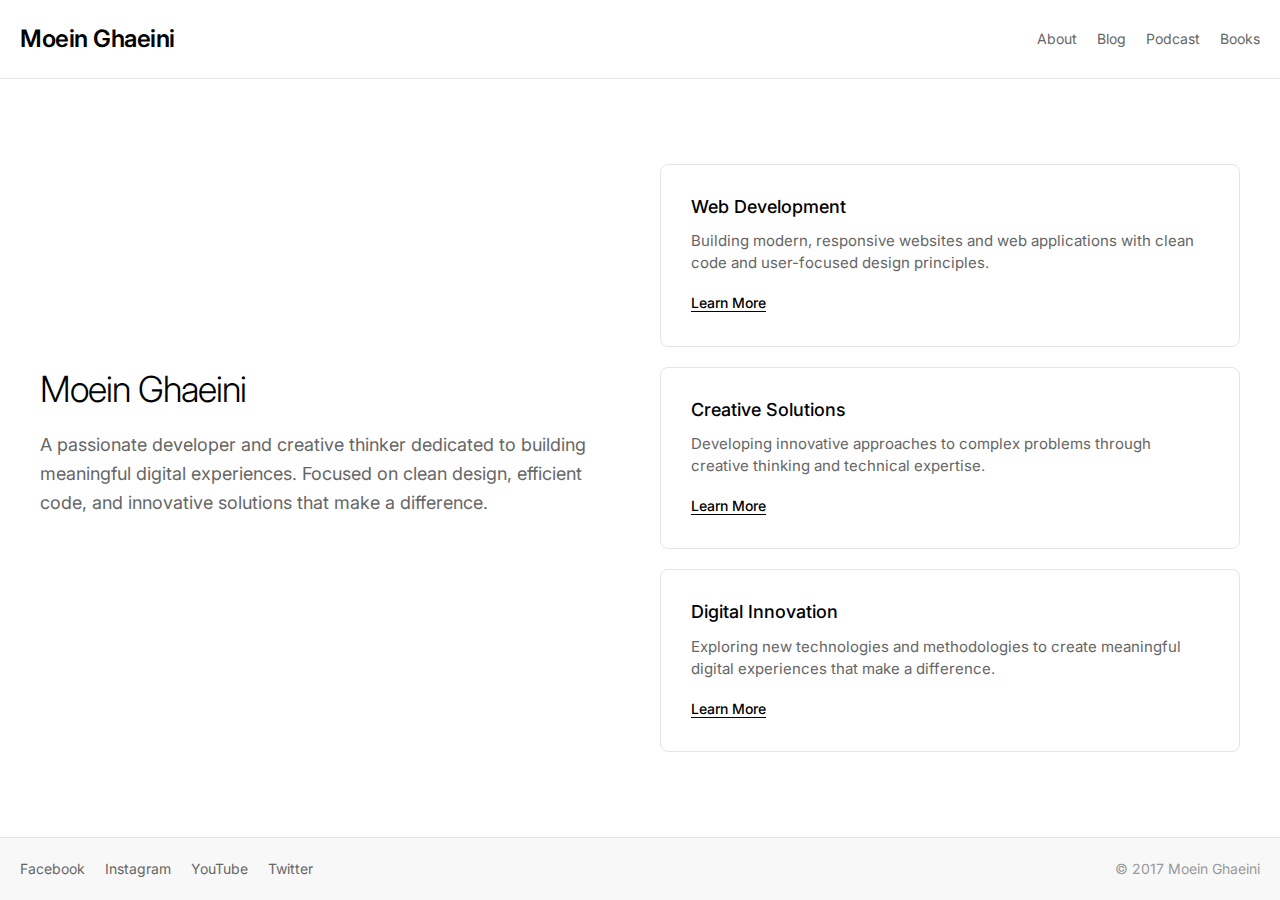
<file: index.html>
<!DOCTYPE html>
<html lang="en">
<head>
    <meta charset="UTF-8">
    <meta name="viewport" content="width=device-width, initial-scale=1.0">
    <title>Moein Ghaeini</title>
    <link rel="stylesheet" href="styles.css">
    <link href="https://fonts.googleapis.com/css2?family=Inter:wght@300;400;500;600;700&display=swap" rel="stylesheet">
</head>
<body>
    <div class="page-container">
        <!-- Header -->
        <header class="header">
            <div class="logo">
                <h1>Moein Ghaeini</h1>
            </div>
            <nav class="nav">
                <ul class="nav-list">
                    <li><a href="about.html">About</a></li>
                    <li><a href="blog.html">Blog</a></li>
                    <li><a href="podcast.html">Podcast</a></li>
                    <li><a href="books.html">Books</a></li>
                </ul>
            </nav>
        </header>

        <!-- Main Content -->
        <main class="main">
            <div class="content-wrapper">
                <!-- Hero Section -->
                <section class="hero">
                    <h2 class="hero-title">Moein Ghaeini</h2>
                    <p class="hero-subtitle">A passionate developer and creative thinker dedicated to building meaningful digital experiences. Focused on clean design, efficient code, and innovative solutions that make a difference.</p>
                </section>

                <!-- Content Grid -->
                <section class="content-grid">
                    <article class="content-item">
                        <h4 class="content-title">Web Development</h4>
                        <p class="content-excerpt">Building modern, responsive websites and web applications with clean code and user-focused design principles.</p>
                        <a href="#" class="read-more">Learn More</a>
                    </article>
                    
                    <article class="content-item">
                        <h4 class="content-title">Creative Solutions</h4>
                        <p class="content-excerpt">Developing innovative approaches to complex problems through creative thinking and technical expertise.</p>
                        <a href="#" class="read-more">Learn More</a>
                    </article>
                    
                    <article class="content-item">
                        <h4 class="content-title">Digital Innovation</h4>
                        <p class="content-excerpt">Exploring new technologies and methodologies to create meaningful digital experiences that make a difference.</p>
                        <a href="#" class="read-more">Learn More</a>
                    </article>
                </section>

            </div>
        </main>

        <!-- Footer -->
        <footer class="footer">
            <div class="social-links">
                <a href="https://facebook.com/moeinghaeini" class="social-link">Facebook</a>
                <a href="https://instagram.com/themoeinghaeini" class="social-link">Instagram</a>
                <a href="https://youtube.com/moeinghaeini" class="social-link">YouTube</a>
                <a href="https://twitter.com/moeinghaeini" class="social-link">Twitter</a>
            </div>
            <p class="copyright">&copy; 2017 Moein Ghaeini</p>
        </footer>
    </div>
    
    <script src="script.js"></script>
</body>
</html>
</file>
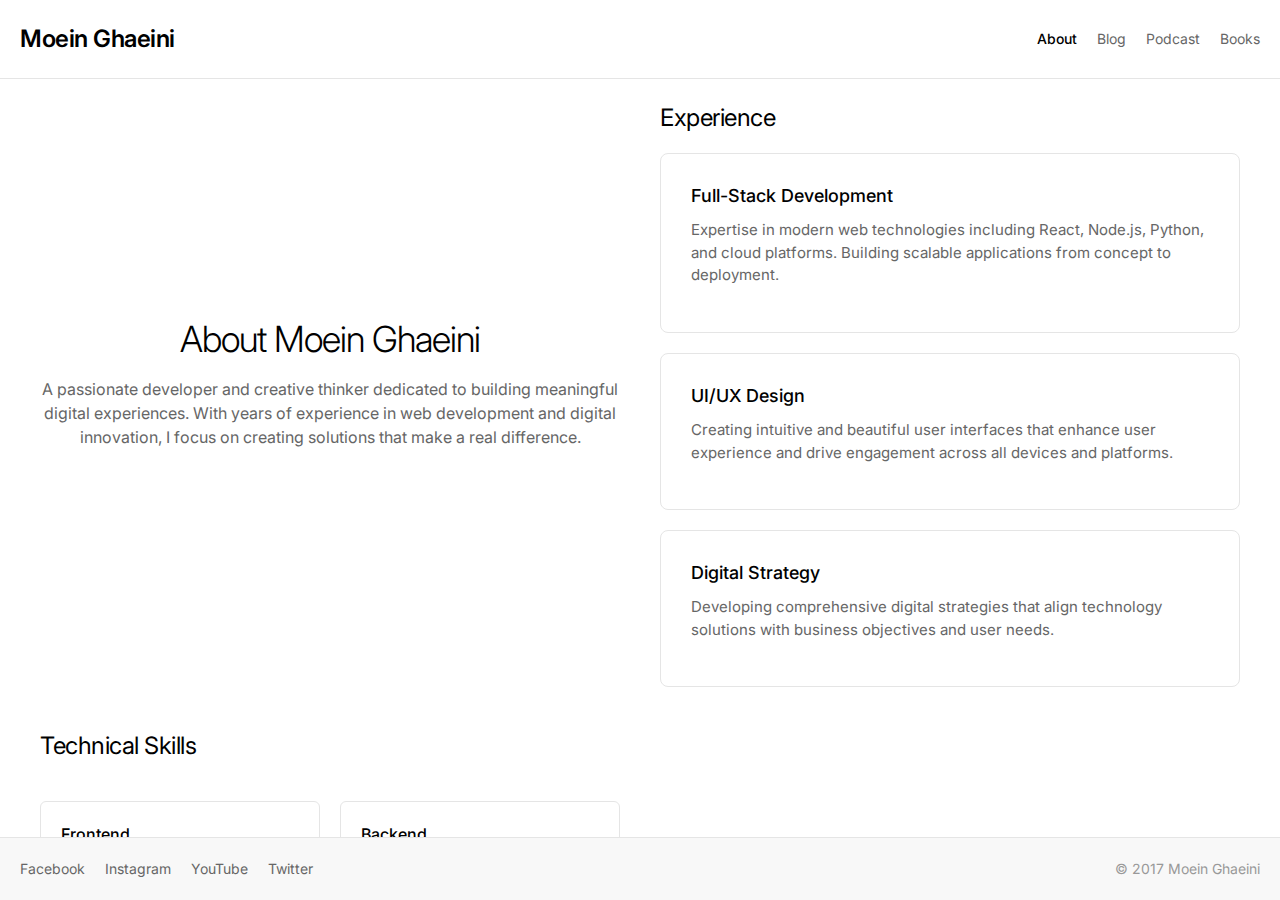
<file: about.html>
<!DOCTYPE html>
<html lang="en">
<head>
    <meta charset="UTF-8">
    <meta name="viewport" content="width=device-width, initial-scale=1.0">
    <title>About - Moein Ghaeini</title>
    <link rel="stylesheet" href="styles.css">
    <link href="https://fonts.googleapis.com/css2?family=Inter:wght@300;400;500;600;700&display=swap" rel="stylesheet">
</head>
<body>
    <div class="page-container">
        <!-- Header -->
        <header class="header">
            <div class="logo">
                <h1><a href="index.html" style="color: #000; text-decoration: none;">Moein Ghaeini</a></h1>
            </div>
            <nav class="nav">
                <ul class="nav-list">
                    <li><a href="about.html" class="active">About</a></li>
                    <li><a href="blog.html">Blog</a></li>
                    <li><a href="podcast.html">Podcast</a></li>
                    <li><a href="books.html">Books</a></li>
                </ul>
            </nav>
        </header>

        <!-- Main Content -->
        <main class="main">
            <div class="content-wrapper">
                <!-- About Section -->
                <section class="section about-section">
                    <div class="section-content">
                        <h2 class="section-title">About Moein Ghaeini</h2>
                        <p class="section-description">A passionate developer and creative thinker dedicated to building meaningful digital experiences. With years of experience in web development and digital innovation, I focus on creating solutions that make a real difference.</p>
                    </div>
                </section>

                <!-- Experience Section -->
                <section class="section experience-section">
                    <div class="section-content">
                        <h3 class="section-subtitle">Experience</h3>
                        <div class="content-grid">
                            <article class="content-item">
                                <h4 class="content-title">Full-Stack Development</h4>
                                <p class="content-excerpt">Expertise in modern web technologies including React, Node.js, Python, and cloud platforms. Building scalable applications from concept to deployment.</p>
                            </article>
                            
                            <article class="content-item">
                                <h4 class="content-title">UI/UX Design</h4>
                                <p class="content-excerpt">Creating intuitive and beautiful user interfaces that enhance user experience and drive engagement across all devices and platforms.</p>
                            </article>
                            
                            <article class="content-item">
                                <h4 class="content-title">Digital Strategy</h4>
                                <p class="content-excerpt">Developing comprehensive digital strategies that align technology solutions with business objectives and user needs.</p>
                            </article>
                        </div>
                    </div>
                </section>

                <!-- Skills Section -->
                <section class="section skills-section">
                    <div class="section-content">
                        <h3 class="section-subtitle">Technical Skills</h3>
                        <div class="skills-grid">
                            <div class="skill-category">
                                <h4 class="skill-title">Frontend</h4>
                                <p class="skill-list">React, Vue.js, HTML5, CSS3, JavaScript, TypeScript</p>
                            </div>
                            <div class="skill-category">
                                <h4 class="skill-title">Backend</h4>
                                <p class="skill-list">Node.js, Python, Express, Django, REST APIs</p>
                            </div>
                            <div class="skill-category">
                                <h4 class="skill-title">Database</h4>
                                <p class="skill-list">MongoDB, PostgreSQL, MySQL, Redis</p>
                            </div>
                            <div class="skill-category">
                                <h4 class="skill-title">Tools</h4>
                                <p class="skill-list">Git, Docker, AWS, Figma, VS Code</p>
                            </div>
                        </div>
                    </div>
                </section>

                <!-- Philosophy Section -->
                <section class="section philosophy-section">
                    <div class="section-content">
                        <h3 class="section-subtitle">Philosophy</h3>
                        <p class="section-description">I believe in the power of clean code, thoughtful design, and user-centered development. Every project is an opportunity to solve real problems and create meaningful connections between technology and people.</p>
                    </div>
                </section>

                <!-- Contact Section -->
                <section class="section contact-section">
                    <div class="section-content">
                        <h3 class="section-subtitle">Let's Connect</h3>
                        <p class="section-description">Interested in working together or learning more about my work? I'd love to hear from you.</p>
                        <div class="contact-info">
                            <a href="mailto:contact@moeinghaeini.com" class="contact-link">contact@moeinghaeini.com</a>
                        </div>
                    </div>
                </section>
            </div>
        </main>

        <!-- Footer -->
        <footer class="footer">
            <div class="social-links">
                <a href="https://facebook.com/moeinghaeini" class="social-link">Facebook</a>
                <a href="https://instagram.com/themoeinghaeini" class="social-link">Instagram</a>
                <a href="https://youtube.com/moeinghaeini" class="social-link">YouTube</a>
                <a href="https://twitter.com/moeinghaeini" class="social-link">Twitter</a>
            </div>
            <p class="copyright">&copy; 2017 Moein Ghaeini</p>
        </footer>
    </div>
    
    <script src="script.js"></script>
</body>
</html>
</file>
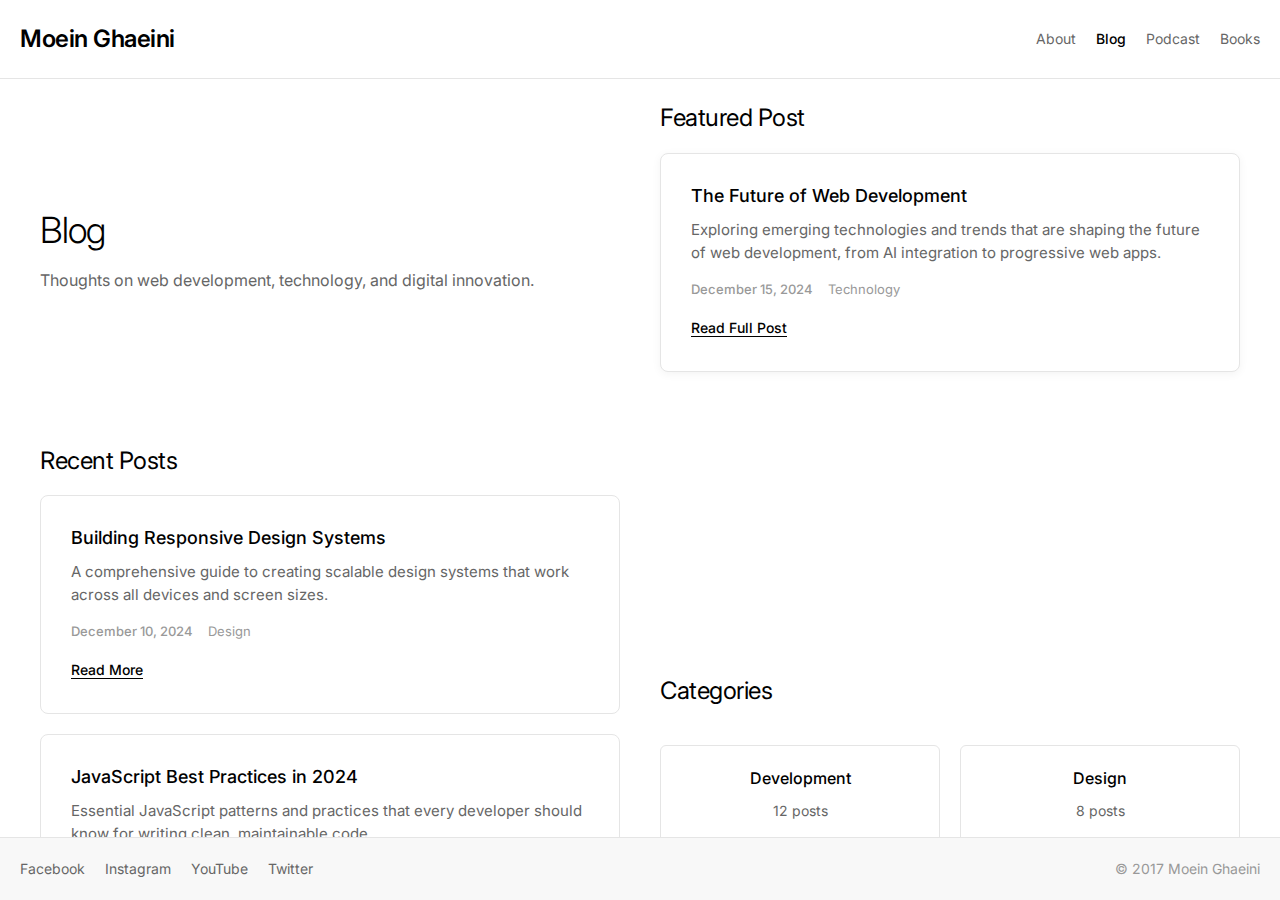
<file: blog.html>
<!DOCTYPE html>
<html lang="en">
<head>
    <meta charset="UTF-8">
    <meta name="viewport" content="width=device-width, initial-scale=1.0">
    <title>Blog - Moein Ghaeini</title>
    <link rel="stylesheet" href="styles.css">
    <link href="https://fonts.googleapis.com/css2?family=Inter:wght@300;400;500;600;700&display=swap" rel="stylesheet">
</head>
<body>
    <div class="page-container">
        <!-- Header -->
        <header class="header">
            <div class="logo">
                <h1><a href="index.html" style="color: #000; text-decoration: none;">Moein Ghaeini</a></h1>
            </div>
            <nav class="nav">
                <ul class="nav-list">
                    <li><a href="about.html">About</a></li>
                    <li><a href="blog.html" class="active">Blog</a></li>
                    <li><a href="podcast.html">Podcast</a></li>
                    <li><a href="books.html">Books</a></li>
                </ul>
            </nav>
        </header>

        <!-- Main Content -->
        <main class="main">
            <div class="content-wrapper">
                <!-- Blog Header -->
                <section class="section blog-header-section">
                    <div class="section-content">
                        <h2 class="section-title">Blog</h2>
                        <p class="section-description">Thoughts on web development, technology, and digital innovation.</p>
                    </div>
                </section>

                <!-- Featured Post -->
                <section class="section featured-post-section">
                    <div class="section-content">
                        <h3 class="section-subtitle">Featured Post</h3>
                        <article class="featured-post">
                            <h4 class="content-title">The Future of Web Development</h4>
                            <p class="content-excerpt">Exploring emerging technologies and trends that are shaping the future of web development, from AI integration to progressive web apps.</p>
                            <div class="post-meta">
                                <span class="post-date">December 15, 2024</span>
                                <span class="post-category">Technology</span>
                            </div>
                            <a href="#" class="read-more">Read Full Post</a>
                        </article>
                    </div>
                </section>

                <!-- Recent Posts -->
                <section class="section recent-posts-section">
                    <div class="section-content">
                        <h3 class="section-subtitle">Recent Posts</h3>
                        <div class="content-grid">
                            <article class="content-item">
                                <h4 class="content-title">Building Responsive Design Systems</h4>
                                <p class="content-excerpt">A comprehensive guide to creating scalable design systems that work across all devices and screen sizes.</p>
                                <div class="post-meta">
                                    <span class="post-date">December 10, 2024</span>
                                    <span class="post-category">Design</span>
                                </div>
                                <a href="#" class="read-more">Read More</a>
                            </article>
                            
                            <article class="content-item">
                                <h4 class="content-title">JavaScript Best Practices in 2024</h4>
                                <p class="content-excerpt">Essential JavaScript patterns and practices that every developer should know for writing clean, maintainable code.</p>
                                <div class="post-meta">
                                    <span class="post-date">December 5, 2024</span>
                                    <span class="post-category">Development</span>
                                </div>
                                <a href="#" class="read-more">Read More</a>
                            </article>
                            
                            <article class="content-item">
                                <h4 class="content-title">The Art of Code Review</h4>
                                <p class="content-excerpt">How to conduct effective code reviews that improve code quality and team collaboration.</p>
                                <div class="post-meta">
                                    <span class="post-date">November 28, 2024</span>
                                    <span class="post-category">Process</span>
                                </div>
                                <a href="#" class="read-more">Read More</a>
                            </article>
                        </div>
                    </div>
                </section>

                <!-- Categories -->
                <section class="section categories-section">
                    <div class="section-content">
                        <h3 class="section-subtitle">Categories</h3>
                        <div class="categories-grid">
                            <div class="category-item">
                                <h4 class="category-title">Development</h4>
                                <p class="category-count">12 posts</p>
                            </div>
                            <div class="category-item">
                                <h4 class="category-title">Design</h4>
                                <p class="category-count">8 posts</p>
                            </div>
                            <div class="category-item">
                                <h4 class="category-title">Technology</h4>
                                <p class="category-count">15 posts</p>
                            </div>
                            <div class="category-item">
                                <h4 class="category-title">Process</h4>
                                <p class="category-count">6 posts</p>
                            </div>
                        </div>
                    </div>
                </section>
            </div>
        </main>

        <!-- Footer -->
        <footer class="footer">
            <div class="social-links">
                <a href="https://facebook.com/moeinghaeini" class="social-link">Facebook</a>
                <a href="https://instagram.com/themoeinghaeini" class="social-link">Instagram</a>
                <a href="https://youtube.com/moeinghaeini" class="social-link">YouTube</a>
                <a href="https://twitter.com/moeinghaeini" class="social-link">Twitter</a>
            </div>
            <p class="copyright">&copy; 2017 Moein Ghaeini</p>
        </footer>
    </div>
    
    <script src="script.js"></script>
</body>
</html>
</file>
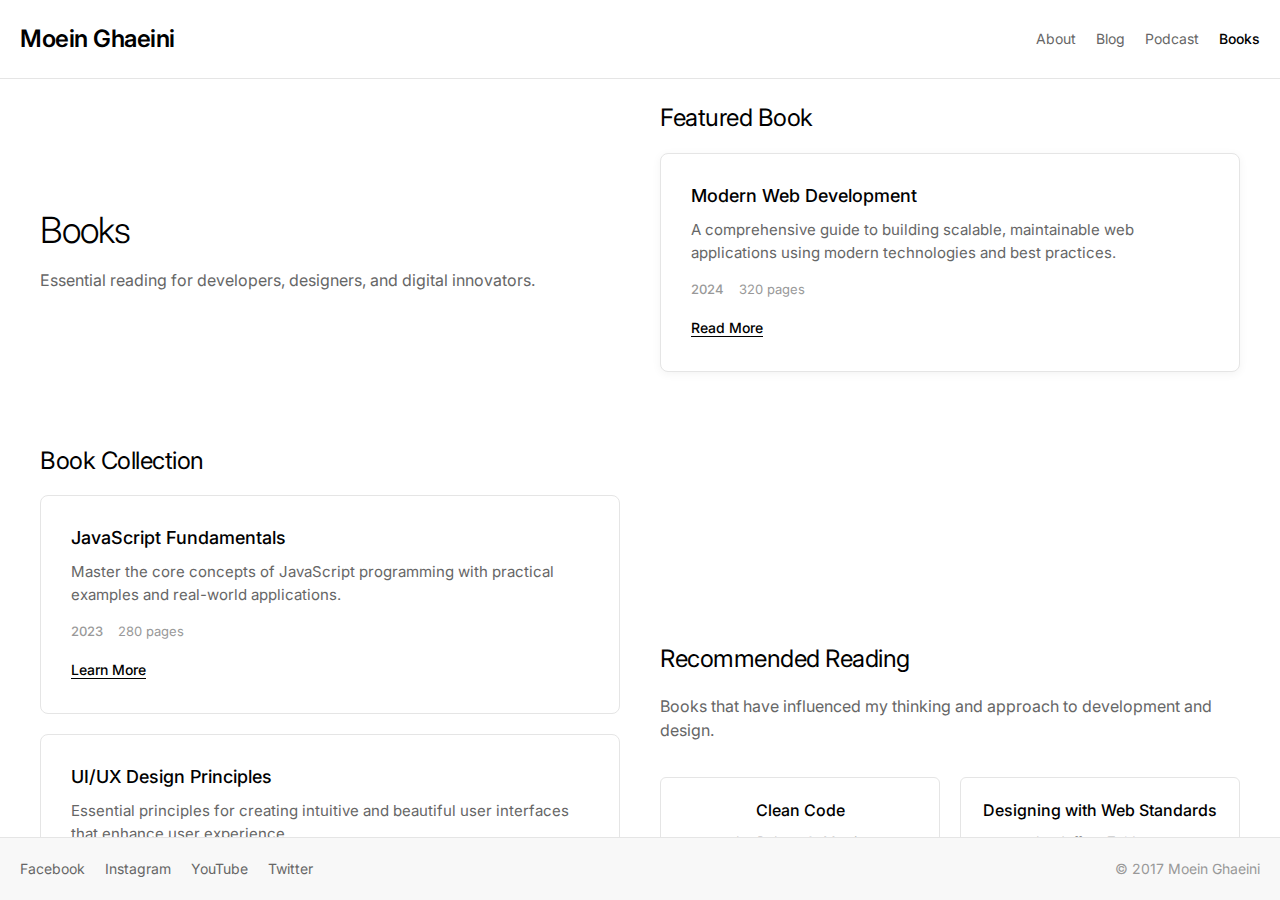
<file: books.html>
<!DOCTYPE html>
<html lang="en">
<head>
    <meta charset="UTF-8">
    <meta name="viewport" content="width=device-width, initial-scale=1.0">
    <title>Books - Moein Ghaeini</title>
    <link rel="stylesheet" href="styles.css">
    <link href="https://fonts.googleapis.com/css2?family=Inter:wght@300;400;500;600;700&display=swap" rel="stylesheet">
</head>
<body>
    <div class="page-container">
        <!-- Header -->
        <header class="header">
            <div class="logo">
                <h1><a href="index.html" style="color: #000; text-decoration: none;">Moein Ghaeini</a></h1>
            </div>
            <nav class="nav">
                <ul class="nav-list">
                    <li><a href="about.html">About</a></li>
                    <li><a href="blog.html">Blog</a></li>
                    <li><a href="podcast.html">Podcast</a></li>
                    <li><a href="books.html" class="active">Books</a></li>
                </ul>
            </nav>
        </header>

        <!-- Main Content -->
        <main class="main">
            <div class="content-wrapper">
                <!-- Books Header -->
                <section class="section books-header-section">
                    <div class="section-content">
                        <h2 class="section-title">Books</h2>
                        <p class="section-description">Essential reading for developers, designers, and digital innovators.</p>
                    </div>
                </section>

                <!-- Featured Book -->
                <section class="section featured-book-section">
                    <div class="section-content">
                        <h3 class="section-subtitle">Featured Book</h3>
                        <article class="featured-book">
                            <h4 class="content-title">Modern Web Development</h4>
                            <p class="content-excerpt">A comprehensive guide to building scalable, maintainable web applications using modern technologies and best practices.</p>
                            <div class="book-meta">
                                <span class="book-year">2024</span>
                                <span class="book-pages">320 pages</span>
                            </div>
                            <a href="#" class="read-more">Read More</a>
                        </article>
                    </div>
                </section>

                <!-- Book Collection -->
                <section class="section book-collection-section">
                    <div class="section-content">
                        <h3 class="section-subtitle">Book Collection</h3>
                        <div class="content-grid">
                            <article class="content-item">
                                <h4 class="content-title">JavaScript Fundamentals</h4>
                                <p class="content-excerpt">Master the core concepts of JavaScript programming with practical examples and real-world applications.</p>
                                <div class="book-meta">
                                    <span class="book-year">2023</span>
                                    <span class="book-pages">280 pages</span>
                                </div>
                                <a href="#" class="read-more">Learn More</a>
                            </article>
                            
                            <article class="content-item">
                                <h4 class="content-title">UI/UX Design Principles</h4>
                                <p class="content-excerpt">Essential principles for creating intuitive and beautiful user interfaces that enhance user experience.</p>
                                <div class="book-meta">
                                    <span class="book-year">2023</span>
                                    <span class="book-pages">240 pages</span>
                                </div>
                                <a href="#" class="read-more">Learn More</a>
                            </article>
                            
                            <article class="content-item">
                                <h4 class="content-title">Digital Innovation Guide</h4>
                                <p class="content-excerpt">Exploring new technologies and methodologies to create meaningful digital experiences that make a difference.</p>
                                <div class="book-meta">
                                    <span class="book-year">2022</span>
                                    <span class="book-pages">300 pages</span>
                                </div>
                                <a href="#" class="read-more">Learn More</a>
                            </article>
                        </div>
                    </div>
                </section>

                <!-- Reading List -->
                <section class="section reading-list-section">
                    <div class="section-content">
                        <h3 class="section-subtitle">Recommended Reading</h3>
                        <p class="section-description">Books that have influenced my thinking and approach to development and design.</p>
                        <div class="reading-list">
                            <div class="book-recommendation">
                                <h4 class="book-title">Clean Code</h4>
                                <p class="book-author">by Robert C. Martin</p>
                            </div>
                            <div class="book-recommendation">
                                <h4 class="book-title">Designing with Web Standards</h4>
                                <p class="book-author">by Jeffrey Zeldman</p>
                            </div>
                            <div class="book-recommendation">
                                <h4 class="book-title">The Pragmatic Programmer</h4>
                                <p class="book-author">by David Thomas & Andrew Hunt</p>
                            </div>
                        </div>
                    </div>
                </section>
            </div>
        </main>

        <!-- Footer -->
        <footer class="footer">
            <div class="social-links">
                <a href="https://facebook.com/moeinghaeini" class="social-link">Facebook</a>
                <a href="https://instagram.com/themoeinghaeini" class="social-link">Instagram</a>
                <a href="https://youtube.com/moeinghaeini" class="social-link">YouTube</a>
                <a href="https://twitter.com/moeinghaeini" class="social-link">Twitter</a>
            </div>
            <p class="copyright">&copy; 2017 Moein Ghaeini</p>
        </footer>
    </div>
    
    <script src="script.js"></script>
</body>
</html>
</file>
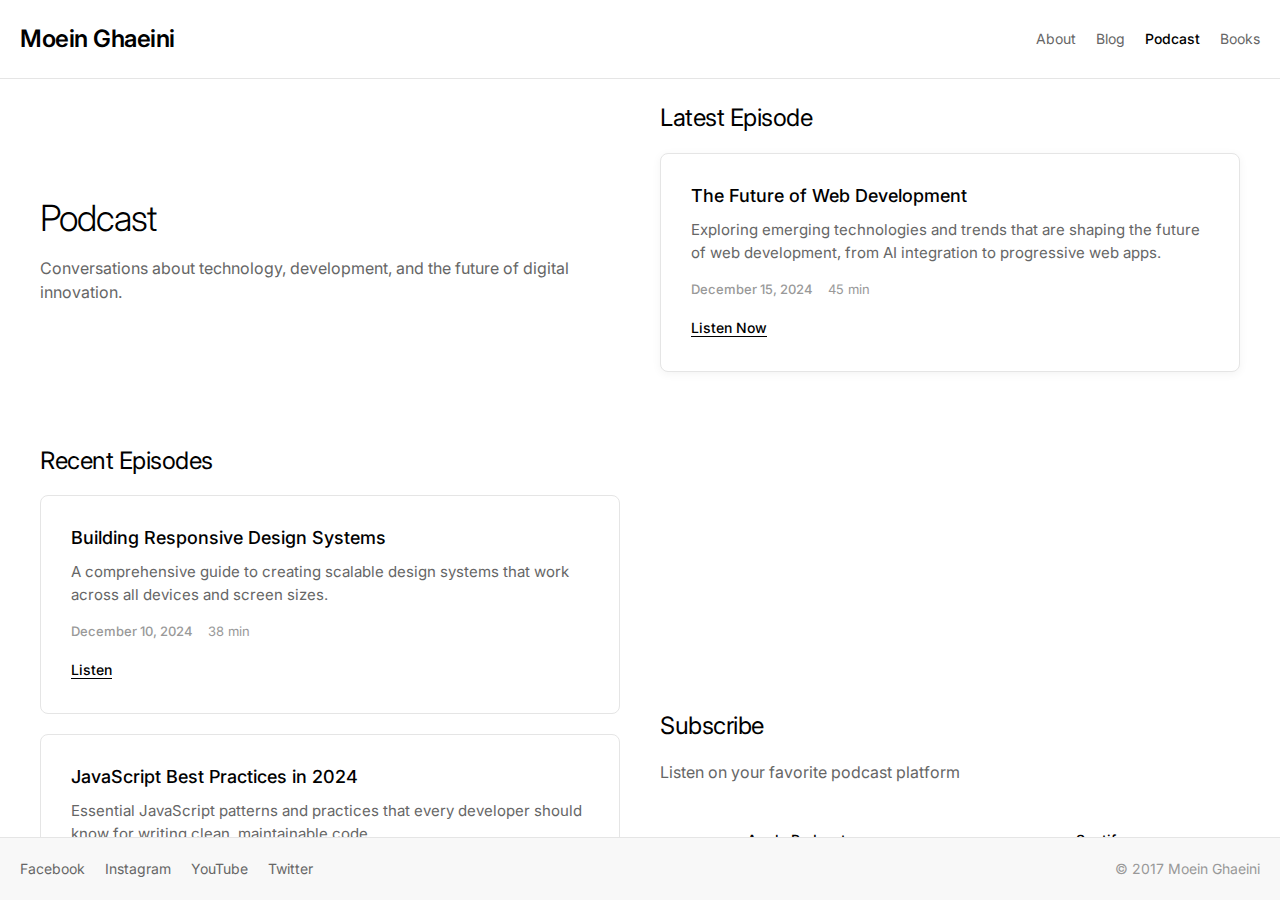
<file: podcast.html>
<!DOCTYPE html>
<html lang="en">
<head>
    <meta charset="UTF-8">
    <meta name="viewport" content="width=device-width, initial-scale=1.0">
    <title>Podcast - Moein Ghaeini</title>
    <link rel="stylesheet" href="styles.css">
    <link href="https://fonts.googleapis.com/css2?family=Inter:wght@300;400;500;600;700&display=swap" rel="stylesheet">
</head>
<body>
    <div class="page-container">
        <!-- Header -->
        <header class="header">
            <div class="logo">
                <h1><a href="index.html" style="color: #000; text-decoration: none;">Moein Ghaeini</a></h1>
            </div>
            <nav class="nav">
                <ul class="nav-list">
                    <li><a href="about.html">About</a></li>
                    <li><a href="blog.html">Blog</a></li>
                    <li><a href="podcast.html" class="active">Podcast</a></li>
                    <li><a href="books.html">Books</a></li>
                </ul>
            </nav>
        </header>

        <!-- Main Content -->
        <main class="main">
            <div class="content-wrapper">
                <!-- Podcast Header -->
                <section class="section podcast-header-section">
                    <div class="section-content">
                        <h2 class="section-title">Podcast</h2>
                        <p class="section-description">Conversations about technology, development, and the future of digital innovation.</p>
                    </div>
                </section>

                <!-- Latest Episode -->
                <section class="section latest-episode-section">
                    <div class="section-content">
                        <h3 class="section-subtitle">Latest Episode</h3>
                        <article class="featured-episode">
                            <h4 class="content-title">The Future of Web Development</h4>
                            <p class="content-excerpt">Exploring emerging technologies and trends that are shaping the future of web development, from AI integration to progressive web apps.</p>
                            <div class="episode-meta">
                                <span class="episode-date">December 15, 2024</span>
                                <span class="episode-duration">45 min</span>
                            </div>
                            <a href="#" class="read-more">Listen Now</a>
                        </article>
                    </div>
                </section>

                <!-- Recent Episodes -->
                <section class="section recent-episodes-section">
                    <div class="section-content">
                        <h3 class="section-subtitle">Recent Episodes</h3>
                        <div class="content-grid">
                            <article class="content-item">
                                <h4 class="content-title">Building Responsive Design Systems</h4>
                                <p class="content-excerpt">A comprehensive guide to creating scalable design systems that work across all devices and screen sizes.</p>
                                <div class="episode-meta">
                                    <span class="episode-date">December 10, 2024</span>
                                    <span class="episode-duration">38 min</span>
                                </div>
                                <a href="#" class="read-more">Listen</a>
                            </article>
                            
                            <article class="content-item">
                                <h4 class="content-title">JavaScript Best Practices in 2024</h4>
                                <p class="content-excerpt">Essential JavaScript patterns and practices that every developer should know for writing clean, maintainable code.</p>
                                <div class="episode-meta">
                                    <span class="episode-date">December 5, 2024</span>
                                    <span class="episode-duration">42 min</span>
                                </div>
                                <a href="#" class="read-more">Listen</a>
                            </article>
                            
                            <article class="content-item">
                                <h4 class="content-title">The Art of Code Review</h4>
                                <p class="content-excerpt">How to conduct effective code reviews that improve code quality and team collaboration.</p>
                                <div class="episode-meta">
                                    <span class="episode-date">November 28, 2024</span>
                                    <span class="episode-duration">35 min</span>
                                </div>
                                <a href="#" class="read-more">Listen</a>
                            </article>
                        </div>
                    </div>
                </section>

                <!-- Subscribe Section -->
                <section class="section subscribe-section">
                    <div class="section-content">
                        <h3 class="section-subtitle">Subscribe</h3>
                        <p class="section-description">Listen on your favorite podcast platform</p>
                        <div class="podcast-platforms">
                            <a href="#" class="platform-link">Apple Podcasts</a>
                            <a href="#" class="platform-link">Spotify</a>
                            <a href="#" class="platform-link">Google Podcasts</a>
                            <a href="#" class="platform-link">YouTube</a>
                        </div>
                    </div>
                </section>
            </div>
        </main>

        <!-- Footer -->
        <footer class="footer">
            <div class="social-links">
                <a href="https://facebook.com/moeinghaeini" class="social-link">Facebook</a>
                <a href="https://instagram.com/themoeinghaeini" class="social-link">Instagram</a>
                <a href="https://youtube.com/moeinghaeini" class="social-link">YouTube</a>
                <a href="https://twitter.com/moeinghaeini" class="social-link">Twitter</a>
            </div>
            <p class="copyright">&copy; 2017 Moein Ghaeini</p>
        </footer>
    </div>
    
    <script src="script.js"></script>
</body>
</html>
</file>
<file: styles.css>
/* Reset and Base Styles */
* {
    margin: 0;
    padding: 0;
    box-sizing: border-box;
}

html, body {
    height: 100%;
    overflow: hidden; /* Prevent scrolling */
}

body {
    font-family: 'Inter', -apple-system, BlinkMacSystemFont, 'Segoe UI', Roboto, sans-serif;
    line-height: 1.6;
    color: #333;
    background-color: #fff;
}

/* Page Container - Full Viewport */
.page-container {
    height: 100vh;
    display: flex;
    flex-direction: column;
    overflow: hidden;
}

/* Header */
.header {
    background-color: #fff;
    border-bottom: 1px solid #e5e5e5;
    padding: 20px;
    flex-shrink: 0;
    display: flex;
    justify-content: space-between;
    align-items: center;
}

.logo h1 {
    font-family: 'Inter', sans-serif;
    font-size: 24px;
    font-weight: 600;
    color: #000;
    letter-spacing: -0.5px;
}

.nav-list {
    display: flex;
    list-style: none;
    gap: 20px;
}

.nav-list a {
    font-family: 'Inter', sans-serif;
    text-decoration: none;
    color: #666;
    font-weight: 400;
    font-size: 14px;
    transition: color 0.3s ease;
}

.nav-list a:hover {
    color: #000;
}

.nav-list a.active {
    color: #000;
    font-weight: 500;
}

/* Main Content - Flexible */
.main {
    flex: 1;
    display: flex;
    align-items: center;
    justify-content: center;
    padding: 20px;
    overflow: hidden;
}

.content-wrapper {
    width: 100%;
    max-width: 1200px;
    display: grid;
    grid-template-columns: 1fr 1fr;
    gap: 40px;
    align-items: center;
    height: 100%;
}

/* Section Template */
.section {
    display: flex;
    flex-direction: column;
    justify-content: center;
}

.section-content {
    display: flex;
    flex-direction: column;
    gap: 15px;
}

.section-title {
    font-family: 'Inter', sans-serif;
    font-size: 36px;
    font-weight: 300;
    color: #000;
    letter-spacing: -1px;
    line-height: 1.2;
    margin: 0;
}

.section-subtitle {
    font-family: 'Inter', sans-serif;
    font-size: 24px;
    font-weight: 400;
    color: #000;
    letter-spacing: -0.5px;
    margin: 0;
}

.section-description {
    font-size: 16px;
    color: #666;
    line-height: 1.5;
    font-weight: 400;
    margin: 0;
}

/* Hero Section */
.hero {
    display: flex;
    flex-direction: column;
    justify-content: center;
    height: 100%;
}

.hero-title {
    font-family: 'Inter', sans-serif;
    font-size: 36px;
    font-weight: 300;
    color: #000;
    margin-bottom: 20px;
    letter-spacing: -1px;
    line-height: 1.2;
}

.hero-subtitle {
    font-size: 18px;
    color: #666;
    line-height: 1.6;
    font-weight: 400;
    margin-bottom: 30px;
}

/* Services Section */
.services-section {
    margin-bottom: 20px;
}

.services-section .section-subtitle {
    text-align: center;
    margin-bottom: 20px;
}

/* Content Grid */
.content-grid {
    display: flex;
    flex-direction: column;
    gap: 20px;
    height: 100%;
    justify-content: center;
}

/* About Section */
.about-section {
    text-align: center;
    margin-bottom: 20px;
}

/* Contact Section */
.contact-section {
    text-align: center;
    margin-bottom: 20px;
}

.contact-info {
    margin-top: 15px;
}

.contact-link {
    font-family: 'Inter', sans-serif;
    color: #000;
    text-decoration: none;
    font-weight: 500;
    font-size: 16px;
    border-bottom: 1px solid #000;
    transition: opacity 0.3s ease;
}

.contact-link:hover {
    opacity: 0.7;
}

/* Additional styles for new pages */
.post-meta, .episode-meta, .book-meta {
    display: flex;
    gap: 15px;
    margin-bottom: 15px;
    font-size: 13px;
    color: #999;
}

.post-date, .episode-date, .book-year {
    font-weight: 500;
}

.post-category, .episode-duration, .book-pages {
    font-weight: 400;
}

.featured-post, .featured-episode, .featured-book {
    background-color: #fff;
    padding: 30px;
    border: 1px solid #e5e5e5;
    border-radius: 8px;
    margin-bottom: 30px;
    box-shadow: 0 2px 10px rgba(0, 0, 0, 0.05);
}

.categories-grid, .podcast-platforms, .reading-list {
    display: grid;
    grid-template-columns: repeat(auto-fit, minmax(200px, 1fr));
    gap: 20px;
    margin-top: 20px;
}

.category-item, .book-recommendation {
    background-color: #fff;
    padding: 20px;
    border: 1px solid #e5e5e5;
    border-radius: 6px;
    text-align: center;
    transition: all 0.3s ease;
}

.category-item:hover, .book-recommendation:hover {
    box-shadow: 0 4px 15px rgba(0, 0, 0, 0.1);
    transform: translateY(-2px);
}

.category-title, .book-title {
    font-family: 'Inter', sans-serif;
    font-size: 16px;
    font-weight: 500;
    color: #000;
    margin-bottom: 8px;
}

.category-count, .book-author {
    font-size: 14px;
    color: #666;
}

.platform-link {
    font-family: 'Inter', sans-serif;
    color: #000;
    text-decoration: none;
    font-weight: 500;
    font-size: 14px;
    border-bottom: 1px solid #000;
    transition: opacity 0.3s ease;
    text-align: center;
    padding: 10px;
}

.platform-link:hover {
    opacity: 0.7;
}

.skills-grid {
    display: grid;
    grid-template-columns: repeat(auto-fit, minmax(250px, 1fr));
    gap: 20px;
    margin-top: 20px;
}

.skill-category {
    background-color: #fff;
    padding: 20px;
    border: 1px solid #e5e5e5;
    border-radius: 6px;
    transition: all 0.3s ease;
}

.skill-category:hover {
    box-shadow: 0 4px 15px rgba(0, 0, 0, 0.1);
    transform: translateY(-2px);
}

.skill-title {
    font-family: 'Inter', sans-serif;
    font-size: 16px;
    font-weight: 500;
    color: #000;
    margin-bottom: 10px;
}

.skill-list {
    font-size: 14px;
    color: #666;
    line-height: 1.5;
}

.content-item {
    background-color: #fff;
    padding: 30px;
    border: 1px solid #e5e5e5;
    border-radius: 8px;
    transition: all 0.3s ease;
}

.content-item:hover {
    box-shadow: 0 4px 20px rgba(0, 0, 0, 0.1);
    transform: translateY(-2px);
}

.content-title {
    font-family: 'Inter', sans-serif;
    font-size: 18px;
    font-weight: 500;
    color: #000;
    margin-bottom: 12px;
    line-height: 1.3;
}

.content-excerpt {
    color: #666;
    margin-bottom: 15px;
    line-height: 1.5;
    font-size: 15px;
}

.read-more {
    font-family: 'Inter', sans-serif;
    color: #000;
    text-decoration: none;
    font-weight: 500;
    font-size: 14px;
    border-bottom: 1px solid #000;
    transition: opacity 0.3s ease;
}

.read-more:hover {
    opacity: 0.7;
}


/* Footer */
.footer {
    background-color: #f8f8f8;
    padding: 20px;
    border-top: 1px solid #e5e5e5;
    flex-shrink: 0;
    display: flex;
    justify-content: space-between;
    align-items: center;
}

.social-links {
    display: flex;
    gap: 20px;
}

.social-link {
    font-family: 'Inter', sans-serif;
    color: #666;
    text-decoration: none;
    font-size: 14px;
    transition: color 0.3s ease;
}

.social-link:hover {
    color: #000;
}

.copyright {
    color: #999;
    font-size: 14px;
}

/* Responsive Design */
@media (max-width: 1024px) {
    .content-wrapper {
        grid-template-columns: 1fr;
        gap: 30px;
        text-align: center;
    }
    
    .hero-title {
        font-size: 32px;
    }
    
    .hero-subtitle {
        font-size: 15px;
    }
}

@media (max-width: 768px) {
    .header {
        flex-direction: column;
        gap: 15px;
        padding: 15px;
    }
    
    .nav-list {
        flex-wrap: wrap;
        justify-content: center;
        gap: 15px;
    }
    
    .nav-list a {
        font-size: 12px;
    }
    
    .content-wrapper {
        gap: 25px;
        padding: 0 10px;
    }
    
    .hero-title {
        font-size: 28px;
    }
    
    .hero-subtitle {
        font-size: 14px;
        margin-bottom: 20px;
    }
    
    .content-item {
        padding: 15px;
    }
    
    .content-title {
        font-size: 15px;
    }
    
    .content-excerpt {
        font-size: 13px;
    }
    
    
    .footer {
        flex-direction: column;
        gap: 10px;
        text-align: center;
    }
    
    .social-links {
        justify-content: center;
    }
}

@media (max-width: 480px) {
    .header {
        padding: 10px;
    }
    
    .logo h1 {
        font-size: 18px;
    }
    
    .nav-list {
        gap: 10px;
    }
    
    .nav-list a {
        font-size: 11px;
    }
    
    .main {
        padding: 15px;
    }
    
    .hero-title {
        font-size: 24px;
    }
    
    .hero-subtitle {
        font-size: 13px;
    }
    
    .content-item {
        padding: 12px;
    }
    
    .content-title {
        font-size: 14px;
    }
    
    .content-excerpt {
        font-size: 12px;
    }
    
    
    .footer {
        padding: 10px;
    }
    
    .social-link {
        font-size: 12px;
    }
    
    .copyright {
        font-size: 11px;
    }
}

/* Very small screens */
@media (max-height: 600px) {
    .hero-title {
        font-size: 24px;
        margin-bottom: 15px;
    }
    
    .hero-subtitle {
        font-size: 14px;
        margin-bottom: 20px;
    }
    
    .content-item {
        padding: 12px;
    }
    
    .content-title {
        font-size: 14px;
        margin-bottom: 6px;
    }
    
    .content-excerpt {
        font-size: 12px;
        margin-bottom: 8px;
    }
    
}
</file>
